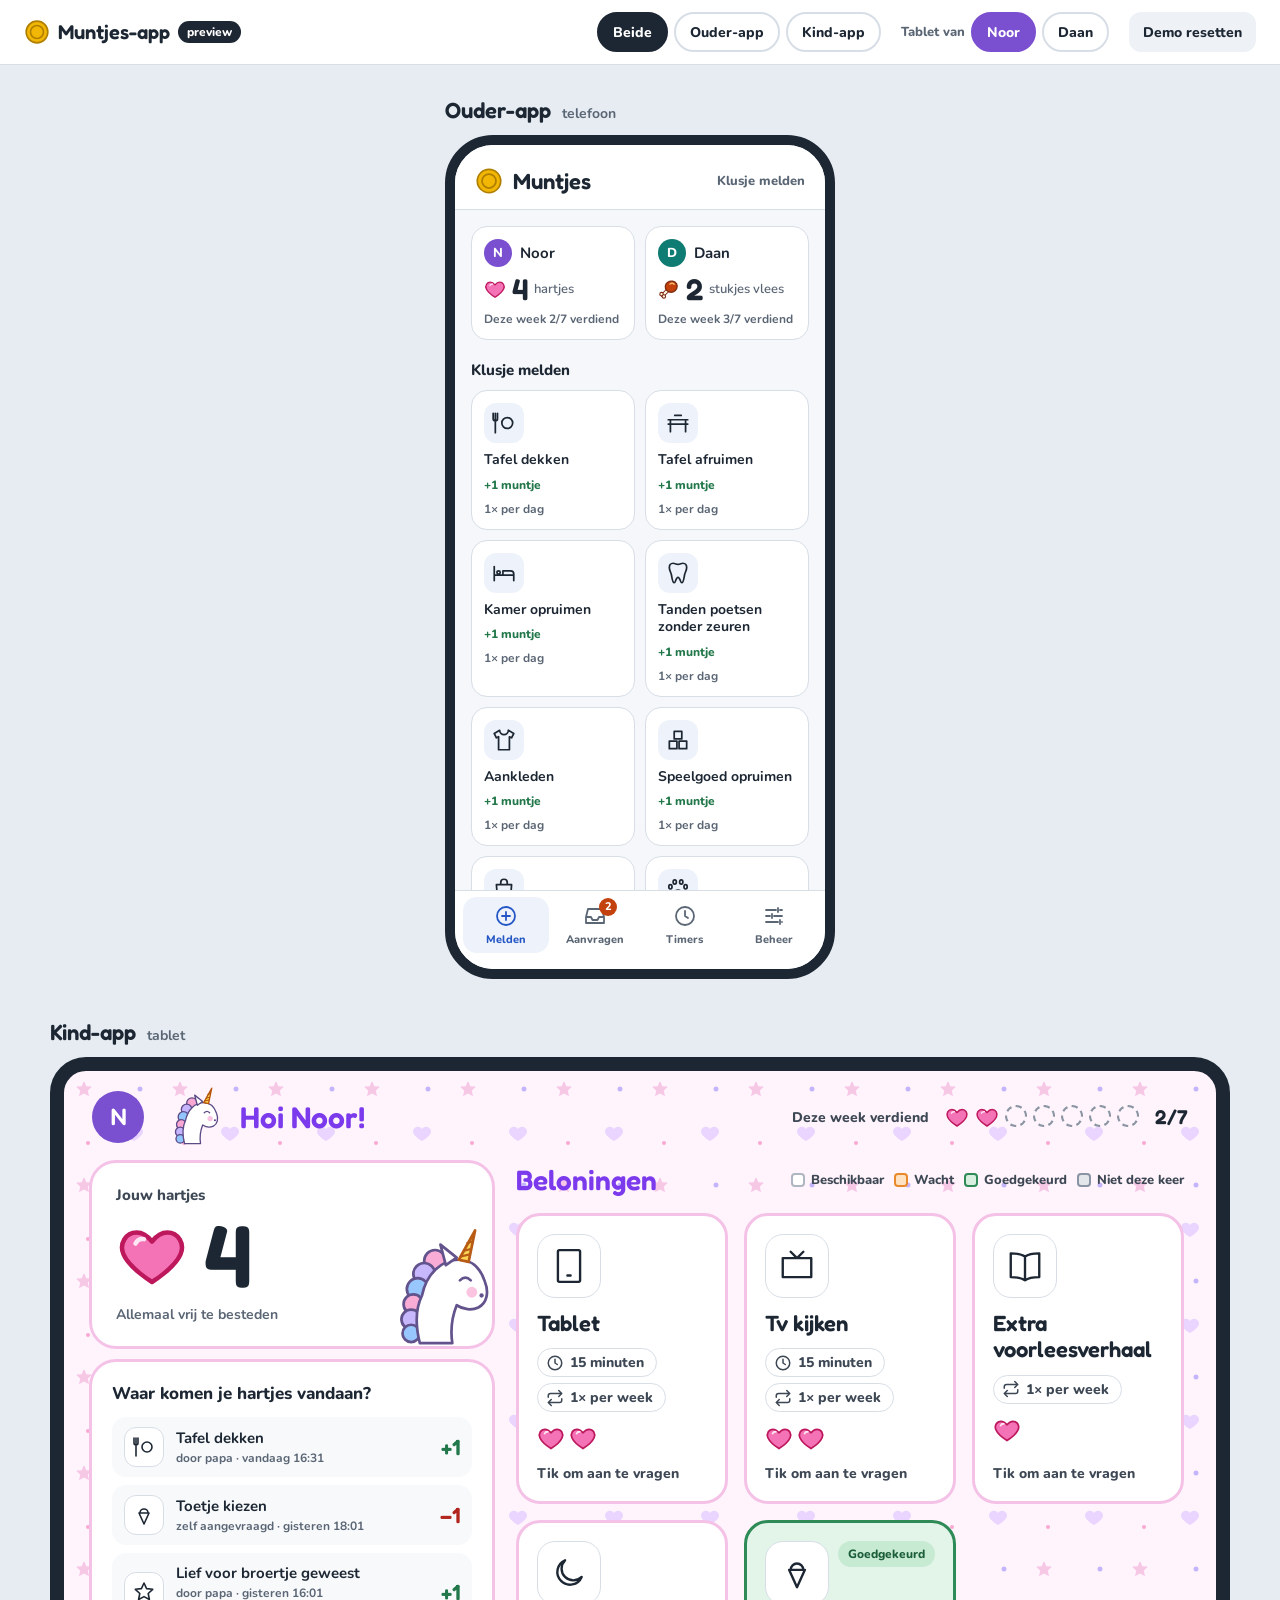
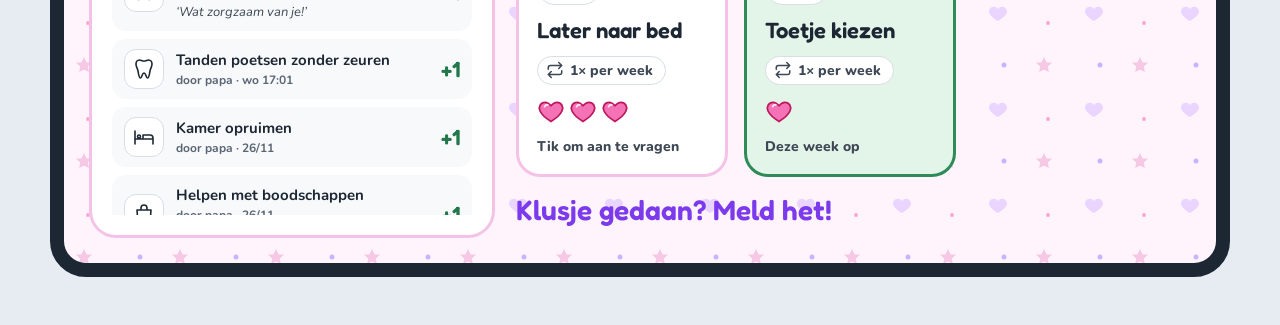
<file: index.html>
<!doctype html>
<html lang="nl">
<head>
<meta charset="utf-8">
<meta name="viewport" content="width=device-width, initial-scale=1">
<title>Muntjes-app · preview</title>
<meta name="description" content="Klikbare preview van de Muntjes-app: ouder-app en kind-app met gedeelde gegevens.">
<meta name="robots" content="noindex">
<link rel="preconnect" href="https://fonts.googleapis.com">
<link rel="preconnect" href="https://fonts.gstatic.com" crossorigin>
<link href="https://fonts.googleapis.com/css2?family=Fredoka:wght@500;600&family=Nunito:wght@400;600;700;800&display=swap" rel="stylesheet">
<link rel="stylesheet" href="style.css">
<link rel="icon" href="data:image/svg+xml,%3Csvg xmlns='http://www.w3.org/2000/svg' viewBox='0 0 24 24'%3E%3Ccircle cx='12' cy='12' r='10' fill='%23F2B705' stroke='%23B07F00' stroke-width='1.5'/%3E%3Ccircle cx='12' cy='12' r='6' fill='none' stroke='%23B07F00' stroke-width='1.5'/%3E%3C/svg%3E">
</head>
<body>
<header class="bar" id="bar"></header>
<main class="stage">
  <section class="device-col" id="col-ouder" aria-label="Ouder-app">
    <div class="device-label">Ouder-app <span>telefoon</span></div>
    <div class="phone" id="ouder"></div>
  </section>
  <section class="device-col" id="col-kind" aria-label="Kind-app">
    <div class="device-label">Kind-app <span>tablet</span></div>
    <div class="tablet" id="kind"></div>
  </section>
</main>
<script src="app.js"></script>
</body>
</html>
</file>
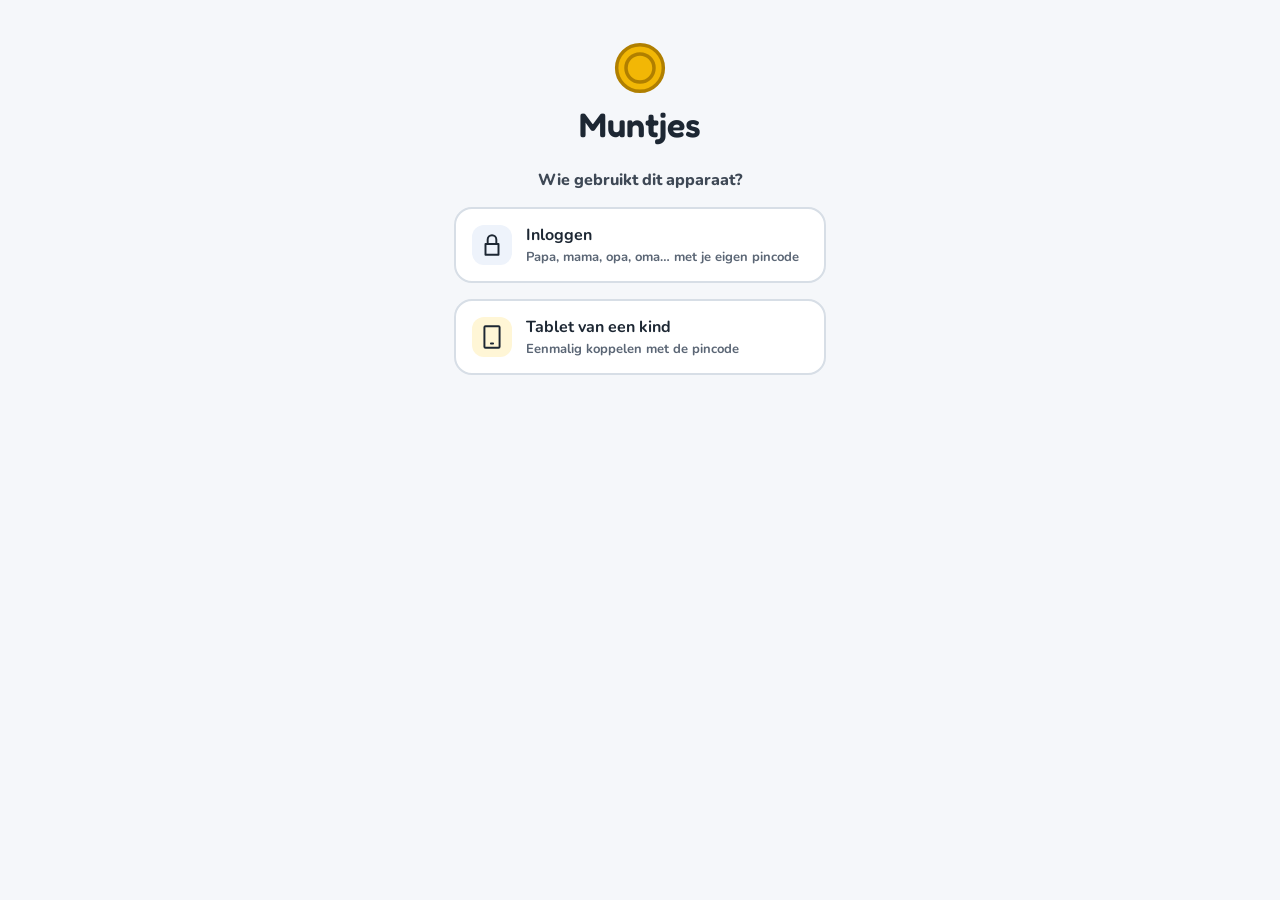
<file: site/index.html>
<!doctype html>
<html lang="nl">
<head>
<meta charset="utf-8">
<meta name="viewport" content="width=device-width, initial-scale=1, viewport-fit=cover">
<title>Muntjes</title>
<meta name="description" content="Muntjes: klusjes en beloningen voor de kinderen, met een ouder-app en een kind-app.">
<meta name="robots" content="noindex">
<link rel="preconnect" href="https://fonts.googleapis.com">
<link rel="preconnect" href="https://fonts.gstatic.com" crossorigin>
<link href="https://fonts.googleapis.com/css2?family=Fredoka:wght@500;600&family=Nunito:wght@400;600;700;800&display=swap" rel="stylesheet">
<link rel="stylesheet" href="style.css">
<link rel="manifest" href="manifest.webmanifest">
<link rel="apple-touch-icon" href="icons/apple-touch-icon.png">
<meta name="theme-color" content="#F5F7FA">
<link rel="icon" href="data:image/svg+xml,%3Csvg xmlns='http://www.w3.org/2000/svg' viewBox='0 0 24 24'%3E%3Ccircle cx='12' cy='12' r='10' fill='%23F2B705' stroke='%23B07F00' stroke-width='1.5'/%3E%3Ccircle cx='12' cy='12' r='6' fill='none' stroke='%23B07F00' stroke-width='1.5'/%3E%3C/svg%3E">
</head>
<body>
<header class="bar" id="bar"></header>
<main class="stage">
  <section class="device-col" id="col-ouder" aria-label="Ouder-app">
    <div class="device-label">Ouder-app <span>telefoon</span></div>
    <div class="phone" id="ouder"></div>
  </section>
  <section class="device-col" id="col-kind" aria-label="Kind-app">
    <div class="device-label">Kind-app <span>tablet</span></div>
    <div class="tablet-wrap">
      <div class="tablet" id="kind"></div>
      <div class="feest" id="feest" hidden></div>
    </div>
  </section>
</main>
<script src="app.js"></script>
</body>
</html>
</file>
<file: style.css>
:root {
  --ink: #1D2733;
  --muted: #5B6675;
  --muted2: #3E4855;
  --line: #D7DEE6;
  --line2: #EEF1F5;
  --bg: #E6ECF2;
  --soft: #F5F7FA;
  --accent: #2457C5;
  --accent-soft: #EEF3FB;
  --green: #22784A;
  --green-bd: #2E8B57;
  --green-bg: #E3F4E9;
  --orange-bd: #E8892B;
  --orange-bg: #FFF1E0;
  --orange-tx: #8A3F00;
  --red: #B3261E;
  --red-bg: #FDECEA;
  --red-tx: #8C1D16;
  --grey-bd: #8A94A3;
  --grey-bg: #EEF1F5;
  --barh: 64px;
}

* { box-sizing: border-box; }
html, body { margin: 0; }
body { background: var(--bg); color: var(--ink); font-family: Nunito, system-ui, sans-serif; min-height: 100vh; }
button { font: inherit; color: inherit; cursor: pointer; }
button:disabled { cursor: not-allowed; }
:focus-visible { outline: 3px solid var(--accent); outline-offset: 2px; }
h1, h2, p { margin: 0; }
[hidden] { display: none !important; }
.grow { flex: 1; min-width: 0; }

/* Demo-balk */
.bar { position: sticky; top: 0; z-index: 10; display: flex; flex-wrap: wrap; align-items: center; gap: 10px 20px; padding: 12px 24px; background: #fff; border-bottom: 1px solid var(--line); }
.bar-title { display: flex; align-items: center; gap: 8px; font-family: Fredoka, sans-serif; font-weight: 600; font-size: 20px; margin-right: auto; }
.tag { font-family: Nunito, sans-serif; font-size: 12px; font-weight: 800; background: var(--ink); color: #fff; border-radius: 999px; padding: 3px 9px; }
.bar-group { display: flex; align-items: center; gap: 6px; flex-wrap: wrap; }
.bar-lbl { font-size: 13px; font-weight: 800; color: var(--muted); }
.seg-btn { min-height: 40px; padding: 0 14px; border-radius: 999px; border: 2px solid var(--line); background: #fff; font-weight: 800; font-size: 14px; }
.seg-btn.on { background: var(--ink); border-color: var(--ink); color: #fff; }
.bar-reset { min-height: 40px; padding: 0 14px; border-radius: 12px; border: 0; background: var(--line2); font-weight: 800; font-size: 14px; }

/* Podium */
.stage { display: flex; flex-wrap: wrap; justify-content: center; align-items: flex-start; gap: 40px 64px; padding: 32px 24px 48px; }
.device-col { display: flex; flex-direction: column; gap: 12px; min-width: 0; }
#col-kind { width: 1180px; max-width: 100%; }
.device-label { font-family: Fredoka, sans-serif; font-weight: 600; font-size: 22px; }
.device-label span { font-family: Nunito, sans-serif; font-size: 14px; font-weight: 700; color: var(--muted); margin-left: 6px; }
.phone { position: relative; width: 390px; max-width: 100%; height: 844px; border: 10px solid var(--ink); border-radius: 48px; background: var(--soft); overflow: hidden; display: flex; flex-direction: column; }
.tablet { width: 100%; height: 820px; border: 14px solid var(--ink); border-radius: 36px; overflow: hidden; display: flex; flex-direction: column; transition: background .2s; }

/* Eén app schermvullend */
body.bare .stage { display: block; padding: 0; }
body.bare .device-label { display: none; }
body.bare #col-kind, body.bare #col-ouder { width: 100%; }
body.bare .phone { width: 100%; max-width: 560px; margin: 0 auto; height: calc(100dvh - var(--barh)); border: 0; border-radius: 0; }
body.bare .tablet { height: calc(100dvh - var(--barh)); border: 0; border-radius: 0; }

/* Ouder-app */
.p-head { padding: 22px 20px 14px; display: flex; align-items: center; justify-content: space-between; background: #fff; border-bottom: 1px solid var(--line); }
.p-brand { display: flex; align-items: center; gap: 10px; font-family: Fredoka, sans-serif; font-weight: 600; font-size: 22px; }
.p-title { font-size: 13px; font-weight: 800; color: var(--muted); }
.p-body { flex: 1; overflow-y: auto; padding: 16px; }
.p-nav { display: flex; gap: 4px; border-top: 1px solid var(--line); background: #fff; padding: 6px 8px 16px; }
.navbtn { flex: 1; min-height: 56px; border: 0; border-radius: 14px; background: transparent; display: flex; flex-direction: column; align-items: center; justify-content: center; gap: 4px; color: var(--muted); font-size: 11px; font-weight: 800; }
.navbtn.on { background: var(--accent-soft); color: var(--accent); }
.navico { position: relative; display: flex; }
.badge { position: absolute; top: -6px; right: -10px; min-width: 18px; height: 18px; border-radius: 9px; background: #C2410C; color: #fff; font-size: 11px; font-weight: 800; display: flex; align-items: center; justify-content: center; padding: 0 4px; }

.grid2 { display: grid; grid-template-columns: repeat(2, minmax(0, 1fr)); gap: 10px; }
.mb { margin-bottom: 20px; }
.stack { display: flex; flex-direction: column; gap: 10px; }
.sec { font-size: 15px; font-weight: 800; margin: 0 0 10px; }
.sec-sub { font-size: 13px; font-weight: 600; color: var(--muted); margin: -6px 0 12px; }
.sp { margin-top: 22px; }
.muted { color: var(--muted); font-size: 12px; font-weight: 700; }

.kcard { background: #fff; border: 1px solid var(--line); border-radius: 16px; padding: 12px; display: flex; flex-direction: column; gap: 4px; }
.kname { display: flex; align-items: center; gap: 8px; font-size: 15px; }
.avatar { border-radius: 50%; color: #fff; display: inline-flex; align-items: center; justify-content: center; font-weight: 800; flex-shrink: 0; }
.kbal { display: flex; align-items: center; gap: 6px; font-size: 13px; color: var(--muted); font-weight: 600; }
.kbal .num { font-family: Fredoka, sans-serif; font-size: 30px; font-weight: 600; color: var(--ink); }

.klus { min-height: 112px; background: #fff; border: 1px solid var(--line); border-radius: 16px; padding: 12px; display: flex; flex-direction: column; align-items: flex-start; gap: 8px; text-align: left; }
.klus.overig { border: 2px dashed #AEB6C1; }
.icobox { width: 40px; height: 40px; border-radius: 12px; background: var(--accent-soft); display: flex; align-items: center; justify-content: center; flex-shrink: 0; }
.icobox.geel { background: #FFF6D6; }
.icobox.wit { background: #fff; width: 44px; height: 44px; }
.kl-naam { font-weight: 700; font-size: 14px; line-height: 1.25; }
.plus { font-size: 12px; font-weight: 800; color: var(--green); }

.req { background: var(--orange-bg); border: 1px solid var(--orange-bd); border-radius: 16px; padding: 14px; display: flex; flex-direction: column; gap: 12px; }
.req-top { display: flex; align-items: center; gap: 12px; }
.req-top b { font-size: 15px; }
.req-amt { font-size: 13px; font-weight: 800; white-space: nowrap; }
.empty { background: #fff; border: 1px solid var(--line); border-radius: 16px; padding: 24px; text-align: center; color: var(--muted); font-weight: 700; font-size: 14px; }

.btn { min-height: 44px; border-radius: 12px; border: 0; font-weight: 800; font-size: 14px; padding: 0 16px; }
.btn-outline { border: 2px solid #AEB6C1; background: #fff; }
.btn-green { background: var(--green); color: #fff; }
.btn-primary { background: var(--accent); color: #fff; }
.btn-ink { background: var(--ink); color: #fff; }
.btn-stop { border: 2px solid var(--red); background: #fff; color: var(--red-tx); }
.btn-soft { background: var(--line2); }
.btn-red { background: var(--red); color: #fff; }
.btn:disabled { background: #AEB6C1; color: #fff; border-color: #AEB6C1; }
.row2 { display: grid; grid-template-columns: 1fr 1fr; gap: 8px; }
.row3 { display: grid; grid-template-columns: repeat(3, 1fr); gap: 8px; }
.flex { display: flex; gap: 8px; }
.flex .btn { flex: 1; }
.flex .btn.wide { flex: 1.4; }

.tcard { background: #fff; border: 2px solid var(--line); border-radius: 16px; padding: 14px; display: flex; align-items: center; gap: 12px; }
.tcard.col { flex-direction: column; align-items: stretch; gap: 10px; }
.tcard.done { border-color: var(--orange-bd); background: var(--orange-bg); }
.tline { display: flex; justify-content: space-between; align-items: baseline; gap: 8px; }
.tline b { font-size: 15px; }
.tnum { font-family: Fredoka, sans-serif; font-size: 44px; font-weight: 600; line-height: 1.1; font-variant-numeric: tabular-nums; }
.tnum.sm { font-size: 26px; }
.tbar { height: 8px; border-radius: 999px; background: var(--line2); overflow: hidden; }
.tbar div { height: 100%; background: var(--accent); border-radius: 999px; transition: width 1s linear; }
.tcard.done .tbar div { background: var(--orange-bd); }

.lijst { background: #fff; border: 1px solid var(--line); border-radius: 16px; padding: 4px 14px; margin-bottom: 20px; }
.lrij { display: flex; align-items: center; gap: 10px; min-height: 52px; border: 0; border-bottom: 1px solid var(--line2); font-size: 14px; font-weight: 700; width: 100%; background: none; padding: 0; text-align: left; }
.lrij:last-child { border-bottom: 0; }
.lrij .r { color: var(--muted); font-size: 12px; font-weight: 700; }
.lrij .col { flex: 1; display: flex; flex-direction: column; }
.lrij .col small { font-size: 12px; font-weight: 700; color: var(--muted); }
.switch { width: 48px; height: 28px; border-radius: 14px; padding: 3px; display: flex; flex-shrink: 0; background: #AEB6C1; justify-content: flex-start; }
.switch.on { background: var(--accent); justify-content: flex-end; }
.switch span { width: 22px; height: 22px; border-radius: 50%; background: #fff; }

.toast { position: absolute; left: 16px; right: 16px; bottom: 94px; background: var(--ink); color: #fff; border-radius: 14px; padding: 12px 14px; font-weight: 700; font-size: 14px; display: flex; gap: 10px; align-items: center; z-index: 5; }
.sheet-wrap { position: absolute; inset: 0; display: flex; flex-direction: column; justify-content: flex-end; z-index: 6; }
.sheet-bg { position: absolute; inset: 0; background: rgba(29, 39, 51, .45); border: 0; padding: 0; width: 100%; cursor: default; }
.sheet { position: relative; background: #fff; border-radius: 24px 24px 0 0; padding: 20px 20px 28px; display: flex; flex-direction: column; gap: 14px; max-height: 92%; overflow-y: auto; }
.sh-head { display: flex; align-items: center; gap: 12px; }
.sh-title { font-family: Fredoka, sans-serif; font-size: 20px; font-weight: 600; }
.lbl { font-weight: 800; font-size: 14px; }
.kidpick { min-height: 68px; border-radius: 16px; display: flex; align-items: center; gap: 10px; padding: 10px 12px; text-align: left; border: 2px solid; }
.kidpick:disabled { opacity: .6; }
.kidpick .col { display: flex; flex-direction: column; }
.kidpick small { font-size: 12px; font-weight: 700; color: var(--muted); }
.inp { min-height: 44px; border-radius: 12px; border: 1px solid #AEB6C1; padding: 0 12px; font: inherit; font-size: 15px; color: var(--ink); width: 100%; }
.pills { display: flex; gap: 8px; }
.pill { min-height: 44px; padding: 0 16px; border-radius: 999px; font-weight: 800; font-size: 14px; border: 2px solid var(--line); background: #fff; }
.seg { min-height: 44px; border-radius: 12px; font-weight: 800; font-size: 14px; border: 2px solid var(--line); background: #fff; }
.seg.plus-on { border-color: var(--green-bd); background: var(--green-bg); color: #1B5E38; }
.seg.min-on { border-color: var(--red); background: var(--red-bg); color: var(--red-tx); }
.stepper { display: flex; align-items: center; gap: 12px; }
.stepbtn { width: 44px; height: 44px; border-radius: 12px; border: 1px solid #AEB6C1; background: #fff; font-size: 22px; font-weight: 800; }
.stepnum { font-family: Fredoka, sans-serif; font-size: 26px; font-weight: 600; min-width: 24px; text-align: center; }
.warn { background: var(--red-bg); border-radius: 12px; padding: 10px 12px; font-size: 13px; font-weight: 700; color: var(--red-tx); }

.lrij.toevoegen { color: var(--accent); font-weight: 800; }
.lrij svg:last-child { color: var(--muted); flex-shrink: 0; }
.stepbtn.sm { width: 36px; height: 36px; font-size: 18px; }
.stepnum.sm { font-size: 20px; min-width: 28px; }
.pills.wrap { flex-wrap: wrap; }
.pill.on { background: var(--ink); border-color: var(--ink); color: #fff; }
.pill.keer { min-width: 48px; padding: 0 10px; }
.seg.on { border-color: var(--ink); background: var(--ink); color: #fff; }
.badges { display: flex; flex-wrap: wrap; gap: 6px; }
.kleuren { display: flex; gap: 10px; flex-wrap: wrap; }
.kleur { width: 44px; height: 44px; border-radius: 50%; border: 3px solid #fff; box-shadow: 0 0 0 2px var(--line); }
.kleur.on { box-shadow: 0 0 0 3px var(--ink); }
.iconen { display: grid; grid-template-columns: repeat(5, minmax(0, 1fr)); gap: 8px; }
.ikoon { height: 44px; border-radius: 12px; border: 2px solid var(--line); background: #fff; display: flex; align-items: center; justify-content: center; }
.ikoon.on { border-color: var(--accent); background: var(--accent-soft); color: var(--accent); }

/* Kind-app */
.t-head { padding: 20px 28px; display: flex; align-items: center; gap: 12px 16px; flex-wrap: wrap; }
.hoi { font-family: Fredoka, sans-serif; font-size: 30px; font-weight: 600; }
.wk-lbl { font-size: 14px; font-weight: 800; color: var(--muted2); }
.wk { display: flex; gap: 6px; }
.wk i { width: 22px; height: 22px; border-radius: 50%; border: 2px dashed var(--grey-bd); }
.wk i.vol { background: #F2B705; border: 2px solid #B07F00; }
.wk-vol { display: flex; width: 24px; height: 24px; }
.wk-num { font-family: Fredoka, sans-serif; font-size: 20px; font-weight: 600; }
.t-grid { flex: 1; min-height: 0; display: grid; grid-template-columns: 400px minmax(0, 1fr); gap: 24px; padding: 0 28px 28px; }
.t-left { display: flex; flex-direction: column; gap: 16px; min-height: 0; }
.saldo { background: #fff; border-radius: 24px; padding: 22px 24px; display: flex; flex-direction: column; gap: 6px; }
.saldo .lbl { font-size: 15px; color: var(--muted2); }
.saldo-row { display: flex; align-items: center; gap: 16px; }
.saldo-num { font-family: Fredoka, sans-serif; font-size: 88px; font-weight: 600; line-height: 1; }
.res { align-self: flex-start; background: var(--orange-bg); color: var(--orange-tx); border-radius: 999px; padding: 6px 12px; font-size: 14px; font-weight: 800; }
.vrij { font-size: 14px; font-weight: 700; color: var(--muted); }
.log { background: #fff; border-radius: 24px; padding: 20px; display: flex; flex-direction: column; gap: 12px; flex: 1; min-height: 0; }
.log h2 { font-size: 17px; font-weight: 800; }
.log-list { flex: 1; min-height: 0; overflow-y: auto; display: flex; flex-direction: column; gap: 8px; }
.lrow { display: flex; align-items: center; gap: 12px; padding: 10px 12px; border-radius: 14px; background: #F7F9FB; }
.lrow.rood { background: var(--red-bg); }
.lrow.wacht { background: var(--orange-bg); }
.lrow.af { background: var(--grey-bg); }
.lico { width: 40px; height: 40px; border-radius: 12px; background: #fff; border: 1px solid var(--line); display: flex; align-items: center; justify-content: center; flex-shrink: 0; }
.ltxt { flex: 1; min-width: 0; display: flex; flex-direction: column; gap: 2px; }
.ltxt b { font-size: 15px; }
.ltxt q { font-size: 13px; font-style: italic; color: var(--muted2); }
.lamt { display: flex; flex-direction: column; align-items: flex-end; text-align: right; }
.lamt .n { font-family: Fredoka, sans-serif; font-size: 22px; font-weight: 600; }
.pos { color: var(--green); }
.neg { color: var(--red); }
.wachtc { color: #A04A00; }
.afc { color: var(--muted); text-decoration: line-through; }
.t-right { display: flex; flex-direction: column; gap: 16px; min-height: 0; overflow-y: auto; padding-right: 4px; }
.big { font-family: Fredoka, sans-serif; font-size: 28px; font-weight: 600; }
.rhead { display: flex; align-items: center; gap: 10px; flex-wrap: wrap; }
.rhead .big { flex: 1; }
.leg { display: flex; align-items: center; gap: 6px; font-size: 13px; font-weight: 800; color: var(--muted2); }
.leg i { width: 14px; height: 14px; border-radius: 4px; border: 2px solid; }
.rgrid { display: grid; grid-template-columns: repeat(3, minmax(0, 1fr)); gap: 16px; }
.rcard { min-height: 184px; border-radius: 24px; padding: 18px; display: flex; flex-direction: column; align-items: flex-start; gap: 12px; text-align: left; border: 3px solid var(--line); background: #fff; transition: background .2s, border-color .2s; }
.s-aangevraagd { border-color: var(--orange-bd); background: var(--orange-bg); }
.s-goed, .s-op { border-color: var(--green-bd); background: var(--green-bg); }
.s-afgewezen { border-color: var(--grey-bd); background: var(--grey-bg); }
.dim { opacity: .45; }
.rtop { display: flex; align-items: flex-start; justify-content: space-between; width: 100%; gap: 8px; }
.ricon { width: 64px; height: 64px; border-radius: 18px; background: #fff; border: 1px solid var(--line); display: flex; align-items: center; justify-content: center; flex-shrink: 0; }
.rnaam { font-family: Fredoka, sans-serif; font-size: 22px; font-weight: 600; line-height: 1.2; }
.coins { display: flex; gap: 4px; }
.duur { display: inline-flex; align-items: center; gap: 6px; background: #fff; border: 1px solid var(--line); border-radius: 999px; padding: 4px 12px 4px 8px; font-size: 14px; font-weight: 800; color: var(--muted2); }
.voet { margin-top: auto; font-size: 14px; font-weight: 800; color: var(--muted2); }
.chip { border-radius: 999px; padding: 5px 10px; font-size: 12px; font-weight: 800; }
.c-aangevraagd { background: #FFE2C2; color: var(--orange-tx); }
.c-goed, .c-op { background: #C7EAD3; color: #1B5E38; }
.c-afgewezen { background: #DDE1E6; color: var(--muted2); }
.c-vrij { color: var(--green); }
.c-vol { color: var(--muted); }
.mgrid { display: grid; grid-template-columns: repeat(4, minmax(0, 1fr)); gap: 12px; }
.mcard { min-height: 140px; border-radius: 20px; padding: 12px 8px; display: flex; flex-direction: column; align-items: center; justify-content: center; gap: 8px; border: 3px solid var(--line); background: #fff; text-align: center; transition: background .2s, border-color .2s; }
.mcard .ricon { width: 48px; height: 48px; border-radius: 14px; }
.mnaam { font-weight: 800; font-size: 14px; line-height: 1.2; }
.info { font-size: 14px; font-weight: 700; color: var(--muted2); }

/* Thema's in de kind-app */
.saldo { position: relative; overflow: hidden; }
.saldo > :not(.saldo-deco) { position: relative; z-index: 1; }
.saldo-deco { position: absolute; right: -8px; bottom: -14px; opacity: .95; pointer-events: none; }
.t-mascotte { display: flex; margin: -8px 0; }
.tablet.thema-eenhoorn {
  --t-accent: #7C3AED;
  --t-rand: #F5C2E7;
  background: #FFF4FB url("data:image/svg+xml,%3Csvg xmlns='http://www.w3.org/2000/svg' width='96' height='96' viewBox='0 0 96 96'%3E%3Cpath d='M20 10l2.4 5.2 5.6.6-4.2 3.8 1.2 5.6L20 22.4l-5 2.8 1.2-5.6-4.2-3.8 5.6-.6z' fill='%23F7C8E6'/%3E%3Cpath d='M70 58c-3-4-9-2-9 3 0 4 9 9 9 9s9-5 9-9c0-5-6-7-9-3z' fill='%23E9D5FF'/%3E%3Ccircle cx='76' cy='18' r='2.5' fill='%23C4B5FD'/%3E%3Ccircle cx='24' cy='72' r='2' fill='%23F9A8D4'/%3E%3C/svg%3E");
}
.tablet.thema-dino {
  --t-accent: #3F6212;
  --t-rand: #C5DFB0;
  background: #EEF7E6 url("data:image/svg+xml,%3Csvg xmlns='http://www.w3.org/2000/svg' width='110' height='110' viewBox='0 0 110 110'%3E%3Cg fill='%23D3E8C2'%3E%3Cpath d='M15 34a7 8 0 1 0 14 0a7 8 0 1 0-14 0'/%3E%3Ccircle cx='14' cy='22' r='2.6'/%3E%3Ccircle cx='22' cy='19' r='2.6'/%3E%3Ccircle cx='30' cy='22' r='2.6'/%3E%3C/g%3E%3Cpath d='M66 86c0-14 11-23 25-23 0 14-11 23-25 23z' fill='%23C4E0AC'/%3E%3C/svg%3E");
}
.tablet:is(.thema-eenhoorn, .thema-dino) .hoi,
.tablet:is(.thema-eenhoorn, .thema-dino) .big { color: var(--t-accent); }
.tablet:is(.thema-eenhoorn, .thema-dino) .rcard.s-vrij,
.tablet:is(.thema-eenhoorn, .thema-dino) .mcard.s-vrij { border-color: var(--t-rand); }
.tablet:is(.thema-eenhoorn, .thema-dino) .saldo,
.tablet:is(.thema-eenhoorn, .thema-dino) .log { box-shadow: 0 0 0 3px var(--t-rand); }
.themas { display: grid; grid-template-columns: repeat(3, minmax(0, 1fr)); gap: 8px; }
.thema-knop { min-height: 96px; border-radius: 16px; border: 2px solid var(--line); background: #fff; display: flex; flex-direction: column; align-items: center; justify-content: center; gap: 6px; font-weight: 800; font-size: 13px; padding: 8px 4px; }
.thema-knop.on { border-color: var(--ink); background: var(--accent-soft); box-shadow: 0 0 0 1px var(--ink); }
.thema-leeg { width: 48px; height: 48px; display: flex; align-items: center; justify-content: center; }

/* Kleinere schermen */
@media (max-width: 1100px) {
  .tablet, body.bare .tablet { height: auto; }
  .t-grid { grid-template-columns: minmax(0, 1fr); }
  .log { max-height: 440px; }
  .t-right { overflow: visible; padding-right: 0; }
}
@media (max-width: 720px) {
  .stage { padding: 16px 12px 32px; }
  .bar { padding: 10px 16px; }
  .rgrid, .mgrid { grid-template-columns: repeat(2, minmax(0, 1fr)); }
  .t-head { padding: 16px; }
  .t-grid { padding: 0 16px 16px; gap: 16px; }
  .tablet { border-width: 8px; border-radius: 24px; }
  .saldo-num { font-size: 64px; }
  .wk i { width: 18px; height: 18px; }
}
@media (max-width: 440px) {
  .phone { width: 100%; height: calc(100dvh - var(--barh) - 80px); min-height: 620px; border-width: 6px; border-radius: 28px; }
  .rcard { padding: 14px; }
  .rnaam { font-size: 18px; }
}
</file>
<file: site/style.css>
:root {
  --ink: #1D2733;
  --muted: #5B6675;
  --muted2: #3E4855;
  --line: #D7DEE6;
  --line2: #EEF1F5;
  --bg: #E6ECF2;
  --soft: #F5F7FA;
  --accent: #2457C5;
  --accent-soft: #EEF3FB;
  --green: #22784A;
  --green-bd: #2E8B57;
  --green-bg: #E3F4E9;
  --orange-bd: #E8892B;
  --orange-bg: #FFF1E0;
  --orange-tx: #8A3F00;
  --red: #B3261E;
  --red-bg: #FDECEA;
  --red-tx: #8C1D16;
  --grey-bd: #8A94A3;
  --grey-bg: #EEF1F5;
  --barh: 64px;
}

* { box-sizing: border-box; }
html, body { margin: 0; }
body { background: var(--bg); color: var(--ink); font-family: Nunito, system-ui, sans-serif; min-height: 100vh; }
button { font: inherit; color: inherit; cursor: pointer; }
button:disabled { cursor: not-allowed; }
:focus-visible { outline: 3px solid var(--accent); outline-offset: 2px; }
h1, h2, p { margin: 0; }
[hidden] { display: none !important; }
.grow { flex: 1; min-width: 0; }

/* Demo-balk */
.bar { position: sticky; top: 0; z-index: 10; display: flex; flex-wrap: wrap; align-items: center; gap: 10px 20px; padding: 12px 24px; background: #fff; border-bottom: 1px solid var(--line); }
.bar-title { display: flex; align-items: center; gap: 8px; font-family: Fredoka, sans-serif; font-weight: 600; font-size: 20px; margin-right: auto; }
.tag { font-family: Nunito, sans-serif; font-size: 12px; font-weight: 800; background: var(--ink); color: #fff; border-radius: 999px; padding: 3px 9px; }
.bar-group { display: flex; align-items: center; gap: 6px; flex-wrap: wrap; }
.bar-lbl { font-size: 13px; font-weight: 800; color: var(--muted); }
.seg-btn { min-height: 40px; padding: 0 14px; border-radius: 999px; border: 2px solid var(--line); background: #fff; font-weight: 800; font-size: 14px; }
.seg-btn.on { background: var(--ink); border-color: var(--ink); color: #fff; }
.bar-reset { min-height: 40px; padding: 0 14px; border-radius: 12px; border: 0; background: var(--line2); font-weight: 800; font-size: 14px; }

/* Podium */
.stage { display: flex; flex-wrap: wrap; justify-content: center; align-items: flex-start; gap: 40px 64px; padding: 32px 24px 48px; }
.device-col { display: flex; flex-direction: column; gap: 12px; min-width: 0; }
#col-kind { width: 1180px; max-width: 100%; }
.device-label { font-family: Fredoka, sans-serif; font-weight: 600; font-size: 22px; }
.device-label span { font-family: Nunito, sans-serif; font-size: 14px; font-weight: 700; color: var(--muted); margin-left: 6px; }
.phone { position: relative; width: 390px; max-width: 100%; height: 844px; border: 10px solid var(--ink); border-radius: 48px; background: var(--soft); overflow: hidden; display: flex; flex-direction: column; }
.tablet { width: 100%; height: 820px; border: 14px solid var(--ink); border-radius: 36px; overflow: hidden; display: flex; flex-direction: column; transition: background .2s; }

/* Eén app schermvullend */
body.bare .stage { display: block; padding: 0; }
body.bare .device-label { display: none; }
body.bare #col-kind, body.bare #col-ouder { width: 100%; }
body.bare .phone { width: 100%; max-width: 560px; margin: 0 auto; height: calc(100dvh - var(--barh)); border: 0; border-radius: 0; }
body.bare .tablet { height: calc(100dvh - var(--barh)); border: 0; border-radius: 0; }

/* Ouder-app */
.p-head { padding: 22px 20px 14px; display: flex; align-items: center; justify-content: space-between; background: #fff; border-bottom: 1px solid var(--line); }
.p-brand { display: flex; align-items: center; gap: 10px; font-family: Fredoka, sans-serif; font-weight: 600; font-size: 22px; }
.p-title { font-size: 13px; font-weight: 800; color: var(--muted); }
.p-body { flex: 1; overflow-y: auto; padding: 16px; }
.p-nav { display: flex; gap: 4px; border-top: 1px solid var(--line); background: #fff; padding: 6px 8px 16px; }
.navbtn { flex: 1; min-height: 56px; border: 0; border-radius: 14px; background: transparent; display: flex; flex-direction: column; align-items: center; justify-content: center; gap: 4px; color: var(--muted); font-size: 11px; font-weight: 800; }
.navbtn.on { background: var(--accent-soft); color: var(--accent); }
.navico { position: relative; display: flex; }
.badge { position: absolute; top: -6px; right: -10px; min-width: 18px; height: 18px; border-radius: 9px; background: #C2410C; color: #fff; font-size: 11px; font-weight: 800; display: flex; align-items: center; justify-content: center; padding: 0 4px; }

.grid2 { display: grid; grid-template-columns: repeat(2, minmax(0, 1fr)); gap: 10px; }
.mb { margin-bottom: 20px; }
.stack { display: flex; flex-direction: column; gap: 10px; }
.sec { font-size: 15px; font-weight: 800; margin: 0 0 10px; }
.sec-sub { font-size: 13px; font-weight: 600; color: var(--muted); margin: -6px 0 12px; }
.sp { margin-top: 22px; }
.muted { color: var(--muted); font-size: 12px; font-weight: 700; }

.kcard { background: #fff; border: 1px solid var(--line); border-radius: 16px; padding: 12px; display: flex; flex-direction: column; gap: 4px; }
.kname { display: flex; align-items: center; gap: 8px; font-size: 15px; }
button.kcard { text-align: left; width: 100%; }
button.kcard:active { background: var(--grey-bg); }
.klog { margin-top: 2px; display: inline-flex; align-items: center; gap: 2px; font-size: 12px; font-weight: 800; color: var(--accent); }
.ldag { display: flex; flex-direction: column; gap: 8px; flex-shrink: 0; }
.ldag-kop { display: flex; flex-wrap: wrap; align-items: baseline; justify-content: space-between; gap: 4px 10px; margin: 4px 0 0; font-size: 15px; font-weight: 800; }
.ldag-tot { font-size: 13px; font-weight: 800; display: inline-flex; align-items: center; gap: 4px; flex-wrap: wrap; }
.lster { display: inline-flex; align-items: center; gap: 2px; color: #B45309; }
.sheet .lrow { flex-shrink: 0; }
.avatar { border-radius: 50%; color: #fff; display: inline-flex; align-items: center; justify-content: center; font-weight: 800; flex-shrink: 0; }
.kbal > svg { flex-shrink: 0; }
.kbal { display: flex; align-items: center; gap: 6px; font-size: 13px; color: var(--muted); font-weight: 600; }
.pkind { flex-shrink: 0; border-bottom: 1px solid var(--line2); padding-bottom: 8px; }
.pkind.uit .col span { color: var(--muted); }
.pkind-rij { display: flex; flex-wrap: wrap; align-items: center; gap: 8px 16px; padding: 0 0 4px 38px; }
.pkind-stap { display: inline-flex; align-items: center; gap: 6px; }
.pkind-terug { border: 0; background: none; color: var(--accent); font: inherit; font-size: 13px; font-weight: 800; padding: 6px 0; }
.kster { margin-left: auto; display: inline-flex; align-items: center; gap: 3px; }
.kster b { font-family: Fredoka, sans-serif; font-size: 22px; font-weight: 600; color: #B45309; }
.kbal .num { font-family: Fredoka, sans-serif; font-size: 30px; font-weight: 600; color: var(--ink); }

.klus { min-height: 112px; background: #fff; border: 1px solid var(--line); border-radius: 16px; padding: 12px; display: flex; flex-direction: column; align-items: flex-start; gap: 8px; text-align: left; }
.klus.overig { border: 2px dashed #AEB6C1; }
.icobox { width: 40px; height: 40px; border-radius: 12px; background: var(--accent-soft); display: flex; align-items: center; justify-content: center; flex-shrink: 0; }
.icobox .ill, .ikoon .ill, .lrij > .ill { object-fit: contain; flex-shrink: 0; }
.icobox:has(.ill) { background: none; width: 52px; height: 52px; }
.icobox .ill { width: 100%; height: 100%; }
.seg4 { display: grid; grid-template-columns: repeat(4, minmax(0, 1fr)); gap: 6px; width: 100%; }
.seg4 .seg { display: flex; flex-direction: column; align-items: center; justify-content: center; gap: 2px; padding: 6px 2px; font-size: 12px; }
.seg4 .seg .mascotte { width: 22px; height: 22px; }
.icobox.geel { background: #FFF6D6; }
.icobox.wit { background: #fff; width: 44px; height: 44px; }
.kl-naam { font-weight: 700; font-size: 14px; line-height: 1.25; }
.plus { font-size: 12px; font-weight: 800; color: var(--green); }

.req { background: var(--orange-bg); border: 1px solid var(--orange-bd); border-radius: 16px; padding: 14px; display: flex; flex-direction: column; gap: 12px; }
.req-top { display: flex; align-items: center; gap: 12px; }
.req-top b { font-size: 15px; }
.req-amt { font-size: 13px; font-weight: 800; white-space: nowrap; }
.iwrij { display: flex; align-items: center; gap: 12px; min-height: 56px; padding: 8px 12px; border: 2px solid var(--line); border-radius: 14px; background: #fff; text-align: left; width: 100%; }
.iwrij .grow { display: flex; flex-direction: column; gap: 2px; }
.iwrij b { font-size: 15px; }
.iwrij.on { border-color: var(--accent); background: var(--accent-soft); }
.iwrij.dim { opacity: .6; }
.iwprijs { font-weight: 800; font-size: 15px; color: var(--red-tx); white-space: nowrap; }
.empty { background: #fff; border: 1px solid var(--line); border-radius: 16px; padding: 24px; text-align: center; color: var(--muted); font-weight: 700; font-size: 14px; }

.btn { min-height: 44px; border-radius: 12px; border: 0; font-weight: 800; font-size: 14px; padding: 0 16px; }
.btn-outline { border: 2px solid #AEB6C1; background: #fff; }
.btn-green { background: var(--green); color: #fff; }
.btn-primary { background: var(--accent); color: #fff; }
.btn-ink { background: var(--ink); color: #fff; }
.btn-stop { border: 2px solid var(--red); background: #fff; color: var(--red-tx); }
.btn-soft { background: var(--line2); }
.btn-red { background: var(--red); color: #fff; }
.btn:disabled { background: #AEB6C1; color: #fff; border-color: #AEB6C1; }
.row2 { display: grid; grid-template-columns: 1fr 1fr; gap: 8px; }
.row3 { display: grid; grid-template-columns: repeat(3, 1fr); gap: 8px; }
.flex { display: flex; gap: 8px; }
.flex .btn { flex: 1; }
.flex .btn.wide { flex: 1.4; }

.tcard { background: #fff; border: 2px solid var(--line); border-radius: 16px; padding: 14px; display: flex; align-items: center; gap: 12px; }
.tcard.col { flex-direction: column; align-items: stretch; gap: 10px; }
.tcard.done { border-color: var(--orange-bd); background: var(--orange-bg); }
.tline { display: flex; justify-content: space-between; align-items: baseline; gap: 8px; }
.tline b { font-size: 15px; }
.tnum { font-family: Fredoka, sans-serif; font-size: 44px; font-weight: 600; line-height: 1.1; font-variant-numeric: tabular-nums; }
.tnum.sm { font-size: 26px; }
.tbar { height: 8px; border-radius: 999px; background: var(--line2); overflow: hidden; }
.tbar div { height: 100%; background: var(--accent); border-radius: 999px; transition: width 1s linear; }
.tcard.done .tbar div { background: var(--orange-bd); }

.lijst { background: #fff; border: 1px solid var(--line); border-radius: 16px; padding: 4px 14px; margin-bottom: 20px; }
.lrij { display: flex; align-items: center; gap: 10px; min-height: 52px; border: 0; border-bottom: 1px solid var(--line2); font-size: 14px; font-weight: 700; width: 100%; background: none; padding: 0; text-align: left; }
a.lrij { color: inherit; text-decoration: none; }
.lrij:last-child { border-bottom: 0; }
.lrij .r { color: var(--muted); font-size: 12px; font-weight: 700; }
.lrij .col { flex: 1; display: flex; flex-direction: column; }
.keuze { min-height: 40px; padding: 0 12px; border-radius: 12px; border: 2px solid var(--line); background: #fff; font: inherit; font-weight: 800; color: var(--ink); }
.lrij .col small { font-size: 12px; font-weight: 700; color: var(--muted); }
.switch { width: 48px; height: 28px; border-radius: 14px; padding: 3px; display: flex; flex-shrink: 0; background: #AEB6C1; justify-content: flex-start; }
.switch.on { background: var(--accent); justify-content: flex-end; }
.switch span { width: 22px; height: 22px; border-radius: 50%; background: #fff; }

.toast { position: absolute; left: 16px; right: 16px; bottom: 94px; background: var(--ink); color: #fff; border-radius: 14px; padding: 12px 14px; font-weight: 700; font-size: 14px; display: flex; gap: 10px; align-items: center; z-index: 5; }
.sheet-wrap { position: absolute; inset: 0; display: flex; flex-direction: column; justify-content: flex-end; z-index: 6; }
.sheet-bg { position: absolute; inset: 0; background: rgba(29, 39, 51, .45); border: 0; padding: 0; width: 100%; cursor: default; }
.sheet { position: relative; background: #fff; border-radius: 24px 24px 0 0; padding: 20px 20px 28px; display: flex; flex-direction: column; gap: 14px; max-height: 92%; overflow-y: auto; }
.sh-head { display: flex; align-items: center; gap: 12px; }
.sh-title { font-family: Fredoka, sans-serif; font-size: 20px; font-weight: 600; }
.lbl { font-weight: 800; font-size: 14px; }
.kidpick { min-height: 68px; border-radius: 16px; display: flex; align-items: center; gap: 10px; padding: 10px 12px; text-align: left; border: 2px solid; }
.kidpick:disabled { opacity: .6; }
.kidpick .col { display: flex; flex-direction: column; }
.kidpick small { font-size: 12px; font-weight: 700; color: var(--muted); }
.inp { min-height: 44px; border-radius: 12px; border: 1px solid #AEB6C1; padding: 0 12px; font: inherit; font-size: 15px; color: var(--ink); width: 100%; }
.pills { display: flex; gap: 8px; }
.pill { min-height: 44px; padding: 0 16px; border-radius: 999px; font-weight: 800; font-size: 14px; border: 2px solid var(--line); background: #fff; }
.seg { min-height: 44px; border-radius: 12px; font-weight: 800; font-size: 14px; border: 2px solid var(--line); background: #fff; }
.seg.plus-on { border-color: var(--green-bd); background: var(--green-bg); color: #1B5E38; }
.seg.min-on { border-color: var(--red); background: var(--red-bg); color: var(--red-tx); }
.stepper { display: flex; align-items: center; gap: 12px; }
.stepbtn { width: 44px; height: 44px; border-radius: 12px; border: 1px solid #AEB6C1; background: #fff; font-size: 22px; font-weight: 800; }
.stepnum { font-family: Fredoka, sans-serif; font-size: 26px; font-weight: 600; min-width: 24px; text-align: center; }
.warn { background: var(--red-bg); border-radius: 12px; padding: 10px 12px; font-size: 13px; font-weight: 700; color: var(--red-tx); }

.lrij.toevoegen { color: var(--accent); font-weight: 800; }
.lrij svg:last-child { color: var(--muted); flex-shrink: 0; }
.stepbtn.sm { width: 36px; height: 36px; font-size: 18px; }
.stepnum.sm { font-size: 20px; min-width: 28px; }
.pills.wrap { flex-wrap: wrap; }
.pill.on { background: var(--ink); border-color: var(--ink); color: #fff; }
.pill.keer { min-width: 48px; padding: 0 10px; }
.seg.on { border-color: var(--ink); background: var(--ink); color: #fff; }
.badges { display: flex; flex-wrap: wrap; gap: 6px; }
.kleuren { display: flex; gap: 10px; flex-wrap: wrap; }
.kleur { width: 44px; height: 44px; border-radius: 50%; border: 3px solid #fff; box-shadow: 0 0 0 2px var(--line); }
.kleur.on { box-shadow: 0 0 0 3px var(--ink); }
.iconen { display: grid; grid-template-columns: repeat(5, minmax(0, 1fr)); gap: 8px; }
.ikoon { height: 44px; border-radius: 12px; border: 2px solid var(--line); background: #fff; display: flex; align-items: center; justify-content: center; }
.ikoon-naam { margin: -4px 0 0; font-size: 13px; }
.ikoon-naam b { color: var(--ink); }
.ikoon.on { border-color: var(--accent); background: var(--accent-soft); color: var(--accent); }

/* Kind-app */
.t-head { padding: 20px 28px; display: flex; align-items: center; gap: 12px 16px; flex-wrap: wrap; }
.hoi { font-family: Fredoka, sans-serif; font-size: 30px; font-weight: 600; }
.wk-lbl { font-size: 14px; font-weight: 800; color: var(--muted2); }
.wk { display: flex; gap: 6px; }
.wk i { width: 22px; height: 22px; border-radius: 50%; border: 2px dashed var(--grey-bd); }
.wk i.vol { background: #F2B705; border: 2px solid #B07F00; }
.wk-vol { display: flex; width: 24px; height: 24px; }
.wk-num { font-family: Fredoka, sans-serif; font-size: 20px; font-weight: 600; }
.t-grid { flex: 1; min-height: 0; display: grid; grid-template-columns: 400px minmax(0, 1fr); gap: 24px; padding: 0 28px 28px; }
.t-left { display: flex; flex-direction: column; gap: 16px; min-height: 0; }
.saldo { background: #fff; border-radius: 24px; padding: 22px 24px; display: flex; flex-direction: column; gap: 6px; }
.saldo .lbl { font-size: 15px; color: var(--muted2); }
.saldo-row { display: flex; align-items: center; gap: 16px; }
.saldo-num { font-family: Fredoka, sans-serif; font-size: 88px; font-weight: 600; line-height: 1; }
.res { align-self: flex-start; background: var(--orange-bg); color: var(--orange-tx); border-radius: 999px; padding: 6px 12px; font-size: 14px; font-weight: 800; }
.vrij { font-size: 14px; font-weight: 700; color: var(--muted); }
.log { background: #fff; border-radius: 24px; padding: 20px; display: flex; flex-direction: column; gap: 12px; flex: 1; min-height: 0; }
.log h2 { font-size: 17px; font-weight: 800; }
.log-list { flex: 1; min-height: 0; overflow-y: auto; display: flex; flex-direction: column; gap: 8px; }
.lrow { display: flex; align-items: center; gap: 12px; padding: 10px 12px; border-radius: 14px; background: #F7F9FB; }
.lrow.rood { background: var(--red-bg); }
.lrow.wacht { background: var(--orange-bg); }
.lrow.af { background: var(--grey-bg); }
.lico { width: 40px; height: 40px; border-radius: 12px; background: #fff; border: 1px solid var(--line); display: flex; align-items: center; justify-content: center; flex-shrink: 0; }
.ltxt { flex: 1; min-width: 0; display: flex; flex-direction: column; gap: 2px; }
.ltxt b { font-size: 15px; }
.ltxt q { font-size: 13px; font-style: italic; color: var(--muted2); }
.lamt { display: flex; flex-direction: column; align-items: flex-end; text-align: right; }
.lamt .n { font-family: Fredoka, sans-serif; font-size: 22px; font-weight: 600; }
.lamt .n { display: inline-flex; align-items: center; gap: 3px; }
.pos { color: var(--green); }
.neg { color: var(--red); }
.wachtc { color: #A04A00; }
.afc { color: var(--muted); text-decoration: line-through; }
.t-right { display: flex; flex-direction: column; gap: 16px; min-height: 0; overflow-y: auto; padding-right: 4px; }
.big { font-family: Fredoka, sans-serif; font-size: 28px; font-weight: 600; }
.rhead { display: flex; align-items: center; gap: 10px; flex-wrap: wrap; }
.rhead .big { flex: 1; }
.leg { display: flex; align-items: center; gap: 6px; font-size: 13px; font-weight: 800; color: var(--muted2); }
.leg i { width: 14px; height: 14px; border-radius: 4px; border: 2px solid; }
.rgrid { display: grid; grid-template-columns: repeat(3, minmax(0, 1fr)); gap: 16px; }
.rcard { min-height: 184px; border-radius: 24px; padding: 18px; display: flex; flex-direction: column; align-items: flex-start; gap: 12px; text-align: left; border: 3px solid var(--line); background: #fff; transition: background .2s, border-color .2s; }
.s-aangevraagd { border-color: var(--orange-bd); background: var(--orange-bg); }
.s-goed, .s-op { border-color: var(--green-bd); background: var(--green-bg); }
.s-afgewezen { border-color: var(--grey-bd); background: var(--grey-bg); }
.dim { opacity: .45; }
.rtop { display: flex; align-items: flex-start; justify-content: space-between; width: 100%; gap: 8px; }
.ricon { width: 64px; height: 64px; border-radius: 18px; background: #fff; border: 1px solid var(--line); display: flex; align-items: center; justify-content: center; flex-shrink: 0; }
.ricon .ill, .lico .ill { width: 100%; height: 100%; object-fit: contain; }
.ricon:has(.ill), .lico:has(.ill) { background: none; border: 0; }
.rnaam { font-family: Fredoka, sans-serif; font-size: 22px; font-weight: 600; line-height: 1.2; }
.coins { display: flex; gap: 4px; }
.duur { display: inline-flex; align-items: center; gap: 6px; background: #fff; border: 1px solid var(--line); border-radius: 999px; padding: 4px 12px 4px 8px; font-size: 14px; font-weight: 800; color: var(--muted2); }
.voet { margin-top: auto; font-size: 14px; font-weight: 800; color: var(--muted2); }
.chip { border-radius: 999px; padding: 5px 10px; font-size: 12px; font-weight: 800; }
.c-aangevraagd { background: #FFE2C2; color: var(--orange-tx); }
.c-goed, .c-op { background: #C7EAD3; color: #1B5E38; }
.c-afgewezen { background: #DDE1E6; color: var(--muted2); }
.c-vrij { color: var(--green); }
.c-vol { color: var(--muted); }
.mgrid { display: grid; grid-template-columns: repeat(4, minmax(0, 1fr)); gap: 12px; }
.mcard { min-height: 140px; border-radius: 20px; padding: 12px 8px; display: flex; flex-direction: column; align-items: center; justify-content: center; gap: 8px; border: 3px solid var(--line); background: #fff; text-align: center; transition: background .2s, border-color .2s; }
.mcard .ricon { width: 48px; height: 48px; border-radius: 14px; }
.mnaam { font-weight: 800; font-size: 14px; line-height: 1.2; }
.info { font-size: 14px; font-weight: 700; color: var(--muted2); }

/* Echte app: startscherm, pincode, vergrendelen */
body.echt { background: var(--soft); }
body.echt .phone { background: var(--soft); }
.p-rechts { display: flex; align-items: center; gap: 8px; }
.p-slot { width: 44px; height: 44px; border-radius: 12px; border: 0; background: var(--line2); display: flex; align-items: center; justify-content: center; color: var(--ink); }
.btn.klein { min-height: 36px; padding: 0 12px; font-size: 13px; flex-shrink: 0; }
.btn.vol { width: 100%; display: flex; align-items: center; justify-content: center; gap: 8px; }
.welkom { flex: 1; overflow-y: auto; padding: 40px 24px 32px; display: flex; flex-direction: column; gap: 16px; max-width: 420px; width: 100%; margin: 0 auto; }
.w-logo { display: flex; flex-direction: column; align-items: center; gap: 8px; margin-bottom: 8px; }
.w-logo h1 { font-family: Fredoka, sans-serif; font-weight: 600; font-size: 34px; }
.w-sub { text-align: center; font-weight: 800; font-size: 16px; color: var(--muted2); }
.w-keuze { min-height: 76px; border-radius: 18px; border: 2px solid var(--line); background: #fff; display: flex; align-items: center; gap: 14px; padding: 12px 16px; text-align: left; }
.w-keuze .col { display: flex; flex-direction: column; gap: 2px; }
.w-keuze b { font-size: 16px; }
.w-keuze small { font-size: 13px; font-weight: 700; color: var(--muted); }
.pin-stip { display: flex; justify-content: center; gap: 14px; min-height: 20px; }
.pin-stip i { width: 16px; height: 16px; border-radius: 50%; border: 2px solid var(--muted); }
.pin-stip i.vol { background: var(--ink); border-color: var(--ink); }
.pinpad { display: grid; grid-template-columns: repeat(3, minmax(0, 1fr)); gap: 10px; }
.pk { min-height: 64px; border-radius: 16px; border: 1px solid var(--line); background: #fff; font-family: Fredoka, sans-serif; font-size: 26px; font-weight: 600; }
.pk.ok { background: var(--accent); border-color: var(--accent); color: #fff; font-size: 20px; }
.pk:disabled { opacity: .5; }

/* Taken */
.taken-knop { min-height: 48px; padding: 0 16px; border-radius: 999px; border: 2px solid #FBBF24; background: #FFF8E1; display: inline-flex; align-items: center; gap: 8px; font-family: Fredoka, sans-serif; font-size: 18px; font-weight: 600; color: #7A4A00; }
.taken-knop.on { background: #fff; border-color: var(--line); color: var(--ink); }
.sterren-tel { display: inline-flex; align-items: center; gap: 6px; margin-left: 12px; font-family: Fredoka, sans-serif; font-size: 44px; font-weight: 600; color: #7A4A00; }
.tgrid { display: grid; grid-template-columns: repeat(2, minmax(0, 1fr)); gap: 16px; }
.tkaart { min-height: 180px; border-radius: 24px; padding: 18px; display: flex; flex-direction: column; align-items: flex-start; gap: 10px; text-align: left; border: 3px solid #FBE3A1; background: #fff; transition: background .2s, border-color .2s; }
.sterrij { display: flex; flex-wrap: wrap; gap: 4px; }
.ster-wacht svg path { stroke: var(--orange-bd); stroke-dasharray: 3 2; }

/* Thema's in de kind-app */
.saldo { position: relative; overflow: hidden; }
.saldo > :not(.saldo-deco) { position: relative; z-index: 1; }
.saldo-deco { position: absolute; right: 4px; bottom: 2px; pointer-events: none; }
.t-mascotte { display: flex; margin: -8px 0; }
.mascotte { display: block; object-fit: contain; }
.tablet.thema-eenhoorn {
  --t-accent: #7C3AED;
  --t-rand: #F5C2E7;
  background: #FFF4FB url("data:image/svg+xml,%3Csvg xmlns='http://www.w3.org/2000/svg' width='96' height='96' viewBox='0 0 96 96'%3E%3Cpath d='M20 10l2.4 5.2 5.6.6-4.2 3.8 1.2 5.6L20 22.4l-5 2.8 1.2-5.6-4.2-3.8 5.6-.6z' fill='%23F7C8E6'/%3E%3Cpath d='M70 58c-3-4-9-2-9 3 0 4 9 9 9 9s9-5 9-9c0-5-6-7-9-3z' fill='%23E9D5FF'/%3E%3Ccircle cx='76' cy='18' r='2.5' fill='%23C4B5FD'/%3E%3Ccircle cx='24' cy='72' r='2' fill='%23F9A8D4'/%3E%3C/svg%3E");
}
.tablet.thema-dino {
  --t-accent: #3F6212;
  --t-rand: #C5DFB0;
  background: #EEF7E6 url("data:image/svg+xml,%3Csvg xmlns='http://www.w3.org/2000/svg' width='110' height='110' viewBox='0 0 110 110'%3E%3Cg fill='%23D3E8C2'%3E%3Cpath d='M15 34a7 8 0 1 0 14 0a7 8 0 1 0-14 0'/%3E%3Ccircle cx='14' cy='22' r='2.6'/%3E%3Ccircle cx='22' cy='19' r='2.6'/%3E%3Ccircle cx='30' cy='22' r='2.6'/%3E%3C/g%3E%3Cpath d='M66 86c0-14 11-23 25-23 0 14-11 23-25 23z' fill='%23C4E0AC'/%3E%3C/svg%3E");
}
.tablet:is(.thema-eenhoorn, .thema-dino) .hoi,
.tablet:is(.thema-eenhoorn, .thema-dino) .big { color: var(--t-accent); }
.tablet:is(.thema-eenhoorn, .thema-dino) .rcard.s-vrij,
.tablet:is(.thema-eenhoorn, .thema-dino) .mcard.s-vrij { border-color: var(--t-rand); }
.tablet:is(.thema-eenhoorn, .thema-dino) .saldo,
.tablet:is(.thema-eenhoorn, .thema-dino) .log { box-shadow: 0 0 0 3px var(--t-rand); }
.themas { display: grid; grid-template-columns: repeat(3, minmax(0, 1fr)); gap: 8px; }
.thema-knop { min-height: 96px; border-radius: 16px; border: 2px solid var(--line); background: #fff; display: flex; flex-direction: column; align-items: center; justify-content: center; gap: 6px; font-weight: 800; font-size: 13px; padding: 8px 4px; }
.thema-knop.on { border-color: var(--ink); background: var(--accent-soft); box-shadow: 0 0 0 1px var(--ink); }
.thema-leeg { width: 48px; height: 48px; display: flex; align-items: center; justify-content: center; }

.kind-toast { left: 50%; right: auto; bottom: 28px; transform: translateX(-50%); max-width: 90%; font-size: 16px; }

/* Telefoon: app precies zo hoog als het zichtbare scherm, menu boven de knoppen van de telefoon */
body.bare { min-height: 100dvh; }
body.bare .phone { min-height: 0; }
.p-nav { padding-bottom: calc(16px + env(safe-area-inset-bottom, 0px)); }
body.bare .p-head { padding-top: calc(22px + env(safe-area-inset-top, 0px)); }
body.bare .welkom { padding-bottom: calc(32px + env(safe-area-inset-bottom, 0px)); }
body.bare .toast { bottom: calc(94px + env(safe-area-inset-bottom, 0px)); }
body.bare .sheet { padding-bottom: calc(28px + env(safe-area-inset-bottom, 0px)); }

/* Status-symbolen op de chips */
.chip { display: inline-flex; align-items: center; gap: 4px; }

/* Beloning die een spelletje opent */
.speel-knop { margin-top: auto; align-self: stretch; min-height: 56px; border-radius: 16px; background: var(--green); color: #fff; display: flex; align-items: center; justify-content: center; gap: 10px; font-family: Fredoka, sans-serif; font-size: 24px; font-weight: 600; box-shadow: 0 4px 0 #17573A; }
.speel-knop svg { fill: #fff; }
.rcard.speel:active .speel-knop { transform: translateY(3px); box-shadow: 0 1px 0 #17573A; }

/* Grote plaatjes: voor kinderen die nog niet lezen */
.tablet.groot .rcard { align-items: center; text-align: center; gap: 10px; }
.tablet.groot .rcard .rtop { flex-direction: column-reverse; align-items: center; }
.tablet.groot .rcard .ricon { width: 132px; height: 132px; border-radius: 32px; color: var(--t-accent, var(--accent)); }
.tablet.groot .rcard .ricon svg { width: 96px; height: 96px; }
.tablet.groot .rcard .rnaam { font-size: 17px; color: var(--muted2); }
.tablet.groot .rcard .badges { justify-content: center; }
.tablet.groot .rcard .coins svg { width: 40px; height: 40px; }
.tablet.groot .rcard .voet { font-size: 13px; margin-top: 0; }
.tablet.groot .rcard .chip { font-size: 14px; padding: 6px 12px; }
.tablet.groot .rcard .chip svg { width: 20px; height: 20px; }
.tablet.groot .mgrid { grid-template-columns: repeat(3, minmax(0, 1fr)); }
.tablet.groot .mcard { min-height: 200px; }
.tablet.groot .mcard .ricon { width: 112px; height: 112px; border-radius: 28px; color: var(--t-accent, var(--accent)); }
.tablet.groot .mcard .ricon svg { width: 80px; height: 80px; }
.tablet.groot .mcard .mnaam { font-size: 13px; color: var(--muted2); }
.tablet.groot .mcard .chip svg { width: 18px; height: 18px; }
.tablet.groot .tkaart .ricon { width: 112px; height: 112px; border-radius: 28px; color: var(--t-accent, var(--accent)); }
.tablet.groot .tkaart .ricon svg { width: 80px; height: 80px; }
.tablet.groot .lico { width: 56px; height: 56px; border-radius: 16px; }
.tablet.groot .lico svg { width: 38px; height: 38px; }

/* Feestje: confetti en pop-up op de tablet */
.tablet-wrap { position: relative; }
.feest { position: absolute; inset: 0; z-index: 20; display: flex; align-items: center; justify-content: center; background: rgba(29, 39, 51, .35); border-radius: 36px; overflow: hidden; animation: feest-in .25s ease-out; }
body.bare .feest { border-radius: 0; }
.confetti { position: absolute; inset: 0; width: 100%; height: 100%; pointer-events: none; z-index: 2; }
.feest-kaart { position: relative; z-index: 1; border: 0; background: #fff; border-radius: 32px; padding: 28px 40px 32px; display: flex; flex-direction: column; align-items: center; gap: 10px; max-width: min(520px, 90%); box-shadow: 0 20px 60px rgba(0, 0, 0, .25); animation: feest-pop .5s cubic-bezier(.2, 1.6, .4, 1); }
.feest-beeld { display: flex; animation: feest-hup 1s ease-in-out .4s 2; }
.feest-titel { font-family: Fredoka, sans-serif; font-size: 40px; font-weight: 600; color: var(--accent); }
.feest-tekst { font-size: 20px; font-weight: 800; color: var(--muted2); }
.feest-wat { display: flex; align-items: center; gap: 12px; font-family: Fredoka, sans-serif; font-size: 22px; font-weight: 600; }
.feest-wat .ricon { width: 56px; height: 56px; border-radius: 16px; }
.feest-munt { display: flex; align-items: center; gap: 6px; margin-top: 6px; }
.feest-munt .sterrij { flex-wrap: wrap; justify-content: center; }
.feest-munt b.feest-ster { color: #B45309; }
.feest-munt b { font-family: Fredoka, sans-serif; font-size: 28px; font-weight: 600; color: var(--green); margin-left: 8px; }
@keyframes feest-in { from { opacity: 0; } }
@keyframes feest-pop { from { transform: scale(.4); opacity: 0; } }
@keyframes feest-hup { 50% { transform: translateY(-14px) rotate(-4deg); } }
@media (prefers-reduced-motion: reduce) {
  .feest, .feest-kaart, .feest-beeld { animation: none; }
}

/* Vliegende muntjes en "terug"-bubbel */
.vlieg-laag { position: absolute; inset: 0; pointer-events: none; z-index: 18; overflow: hidden; border-radius: 36px; }
body.bare .vlieg-laag { border-radius: 0; }
.vlieg-munt { position: absolute; left: 0; top: 0; width: 40px; height: 40px; display: flex; filter: drop-shadow(0 3px 4px rgba(0, 0, 0, .25)); }
.saldo-bubbel { position: absolute; white-space: nowrap; background: var(--green); color: #fff; font-family: Fredoka, sans-serif; font-size: 24px; font-weight: 600; padding: 8px 18px; border-radius: 999px; box-shadow: 0 6px 18px rgba(0, 0, 0, .2); }

/* Kleinere schermen */
@media (max-width: 1100px) {
  .tablet, body.bare .tablet { height: auto; }
  .t-grid { grid-template-columns: minmax(0, 1fr); }
  .log { max-height: 440px; }
  .t-right { overflow: visible; padding-right: 0; }
}
/* Tablet zelf (schermvullend): kop, saldo en logboek blijven staan, alleen de kaarten scrollen */
@media (max-width: 1100px) {
  body.bare .tablet { height: calc(100dvh - var(--barh)); }
  body.bare .t-right { overflow-y: auto; padding-right: 4px; }
  body.bare .log { max-height: none; }
}
@media (min-width: 761px) and (max-width: 1100px) {
  body.bare .t-grid { grid-template-columns: 300px minmax(0, 1fr); }
  body.bare .rgrid { grid-template-columns: repeat(2, minmax(0, 1fr)); }
  body.bare .saldo-num { font-size: 64px; }
  body.bare .saldo-deco { transform: scale(.6); transform-origin: right bottom; }
}
@media (max-width: 760px) {
  body.bare .t-grid { grid-template-rows: auto minmax(0, 1fr); }
  body.bare .t-left { flex-direction: row; height: clamp(170px, 26dvh, 300px); }
  body.bare .saldo { flex: 0 0 auto; width: min(340px, 48%); }
  body.bare .log { padding: 16px; }
}
@media (max-width: 520px) {
  body.bare .t-left { flex-direction: column; height: auto; }
  body.bare .saldo { width: auto; }
  body.bare .log { height: 150px; flex: 0 0 auto; }
}
@media (max-width: 720px) {
  .feest { border-radius: 24px; }
  .feest-titel { font-size: 30px; }
  .feest-kaart { padding: 22px 20px 24px; }
  .tablet.groot .mgrid { grid-template-columns: repeat(2, minmax(0, 1fr)); }
  .tablet.groot .rcard .ricon { width: 104px; height: 104px; }
  .tablet.groot .rcard .ricon svg { width: 76px; height: 76px; }
  .tgrid { grid-template-columns: minmax(0, 1fr); }
  .stage { padding: 16px 12px 32px; }
  .bar { padding: 10px 16px; }
  .rgrid, .mgrid { grid-template-columns: repeat(2, minmax(0, 1fr)); }
  .t-head { padding: 16px; }
  .t-grid { padding: 0 16px 16px; gap: 16px; }
  .tablet { border-width: 8px; border-radius: 24px; }
  .saldo-num { font-size: 64px; }
  .wk i { width: 18px; height: 18px; }
}
@media (max-width: 440px) {
  .phone { width: 100%; height: calc(100dvh - var(--barh) - 80px); min-height: 620px; border-width: 6px; border-radius: 28px; }
  .rcard { padding: 14px; }
  .rnaam { font-size: 18px; }
}

/* Kladblok: vrij typen met het toetsenbord van de tablet */
.tablet-wrap > .tablet.kladblok { position: absolute; inset: 0; z-index: 15; height: auto; padding: 0 28px 24px; gap: 14px; }
.tablet.kladblok[hidden] { display: none; }
.kb-head { display: flex; align-items: center; gap: 16px; padding-top: 20px; }
.kb-head .hoi { display: inline-flex; align-items: center; gap: 10px; }
.tablet:is(.thema-eenhoorn, .thema-dino) .kb-head .hoi { color: var(--t-accent); }
.kb-knoppen { display: flex; align-items: center; gap: 12px; flex-wrap: wrap; }
.kb-tabs { display: flex; gap: 8px; flex-wrap: wrap; flex: 1; }
.kb-tab { width: 48px; height: 48px; border-radius: 14px; border: 2px solid var(--t-rand, var(--line)); background: #fff; font-family: Fredoka, sans-serif; font-size: 22px; font-weight: 600; color: var(--muted); }
.kb-tab.on { background: var(--t-accent, var(--accent)); border-color: var(--t-accent, var(--accent)); color: #fff; }
.kb-nieuw { border-style: dashed; color: var(--t-accent, var(--accent)); }
.kb-weg { min-height: 48px; padding: 0 16px; border-radius: 999px; border: 2px solid var(--line); background: #fff; display: inline-flex; align-items: center; gap: 8px; font-family: Fredoka, sans-serif; font-size: 18px; font-weight: 600; color: var(--muted); }
.kb-weg.zeker { background: var(--red-bg); border-color: var(--red); color: var(--red-tx); }
.kb-tekst { flex: 1; min-height: 0; width: 100%; resize: none; border: 3px solid var(--t-rand, var(--line)); border-radius: 24px; background: #fff; padding: 20px 24px; font-family: Nunito, sans-serif; font-size: 30px; line-height: 1.5; font-weight: 700; color: var(--ink); outline: none; }
.kb-tekst:focus { border-color: var(--t-accent, var(--accent)); }
.kb-tekst::placeholder { color: #AEB6C1; }
@media (max-width: 760px) {
  .tablet-wrap > .tablet.kladblok { padding: 0 16px 16px; }
  .kb-tekst { font-size: 24px; padding: 16px; }
}

/* Berichtjes tussen kind en papa en mama */
.tablet-wrap > .tablet.kladblok:not([style*="background"]) { background-color: var(--soft); }
.schrijf-knop { position: relative; }
.kb-badge { min-width: 24px; height: 24px; border-radius: 12px; background: #C2410C; color: #fff; font-family: Nunito, sans-serif; font-size: 14px; font-weight: 800; display: inline-flex; align-items: center; justify-content: center; padding: 0 6px; margin-left: 2px; }
.bk-lijst { flex: 1; min-height: 0; overflow-y: auto; display: flex; flex-direction: column; gap: 12px; padding: 4px 2px; }
.bk-leeg { margin: auto; text-align: center; font-family: Fredoka, sans-serif; font-size: 24px; font-weight: 500; color: var(--muted); }
.bb { align-self: flex-start; max-width: 78%; background: #fff; border: 2px solid var(--t-rand, var(--line)); border-radius: 20px 20px 20px 6px; padding: 10px 16px 12px; display: flex; flex-direction: column; gap: 2px; }
.bb.mijn { align-self: flex-end; background: var(--t-accent, var(--accent)); border-color: var(--t-accent, var(--accent)); color: #fff; border-radius: 20px 20px 6px 20px; }
.bb-wie { font-size: 13px; font-weight: 800; color: var(--muted); }
.bb.mijn .bb-wie, .bb.mijn .bb-gelezen { color: rgba(255, 255, 255, .85); }
.bb-tekst { font-size: 15px; font-weight: 600; line-height: 1.4; white-space: pre-wrap; overflow-wrap: anywhere; }
.bb-gelezen { align-self: flex-end; display: inline-flex; align-items: center; gap: 4px; font-size: 12px; font-weight: 800; }
.tablet .bb-tekst { font-size: 24px; font-weight: 700; }
.tablet .bb-wie { font-size: 15px; }
.bk-fout:empty { display: none; }
.bk-fout { background: var(--red-bg); color: var(--red-tx); border-radius: 14px; padding: 10px 16px; font-weight: 800; }
.bk-schrijf { display: flex; gap: 12px; align-items: stretch; }
.bk-tekst { flex: 1; min-height: 0; height: 120px; font-size: 26px; padding: 14px 20px; }
.bk-stuur { width: 140px; flex-shrink: 0; border: 0; border-radius: 24px; background: var(--t-accent, var(--accent)); color: #fff; display: flex; flex-direction: column; align-items: center; justify-content: center; gap: 6px; font-family: Fredoka, sans-serif; font-size: 20px; font-weight: 600; }
.bk-stuur:disabled { background: #AEB6C1; }
.bo-kids { display: flex; gap: 8px; margin-bottom: 12px; flex-wrap: wrap; }
.bo-kids .seg-btn { display: inline-flex; align-items: center; gap: 6px; }
.bo-kids .kb-badge { min-width: 20px; height: 20px; font-size: 12px; }
.bo-lijst { display: flex; flex-direction: column; gap: 10px; min-height: 240px; max-height: calc(100dvh - 330px); overflow-y: auto; background: #fff; border: 1px solid var(--line); border-radius: 16px; padding: 12px; margin-bottom: 10px; }
.bo-schrijf { display: flex; gap: 8px; }
.bo-schrijf .btn { flex-shrink: 0; width: 52px; display: flex; align-items: center; justify-content: center; padding: 0; }
@media (max-width: 760px) {
  .tablet .bb-tekst { font-size: 20px; }
  .bk-tekst { font-size: 22px; height: 100px; }
  .bk-stuur { width: 100px; font-size: 16px; }
}
</file>
